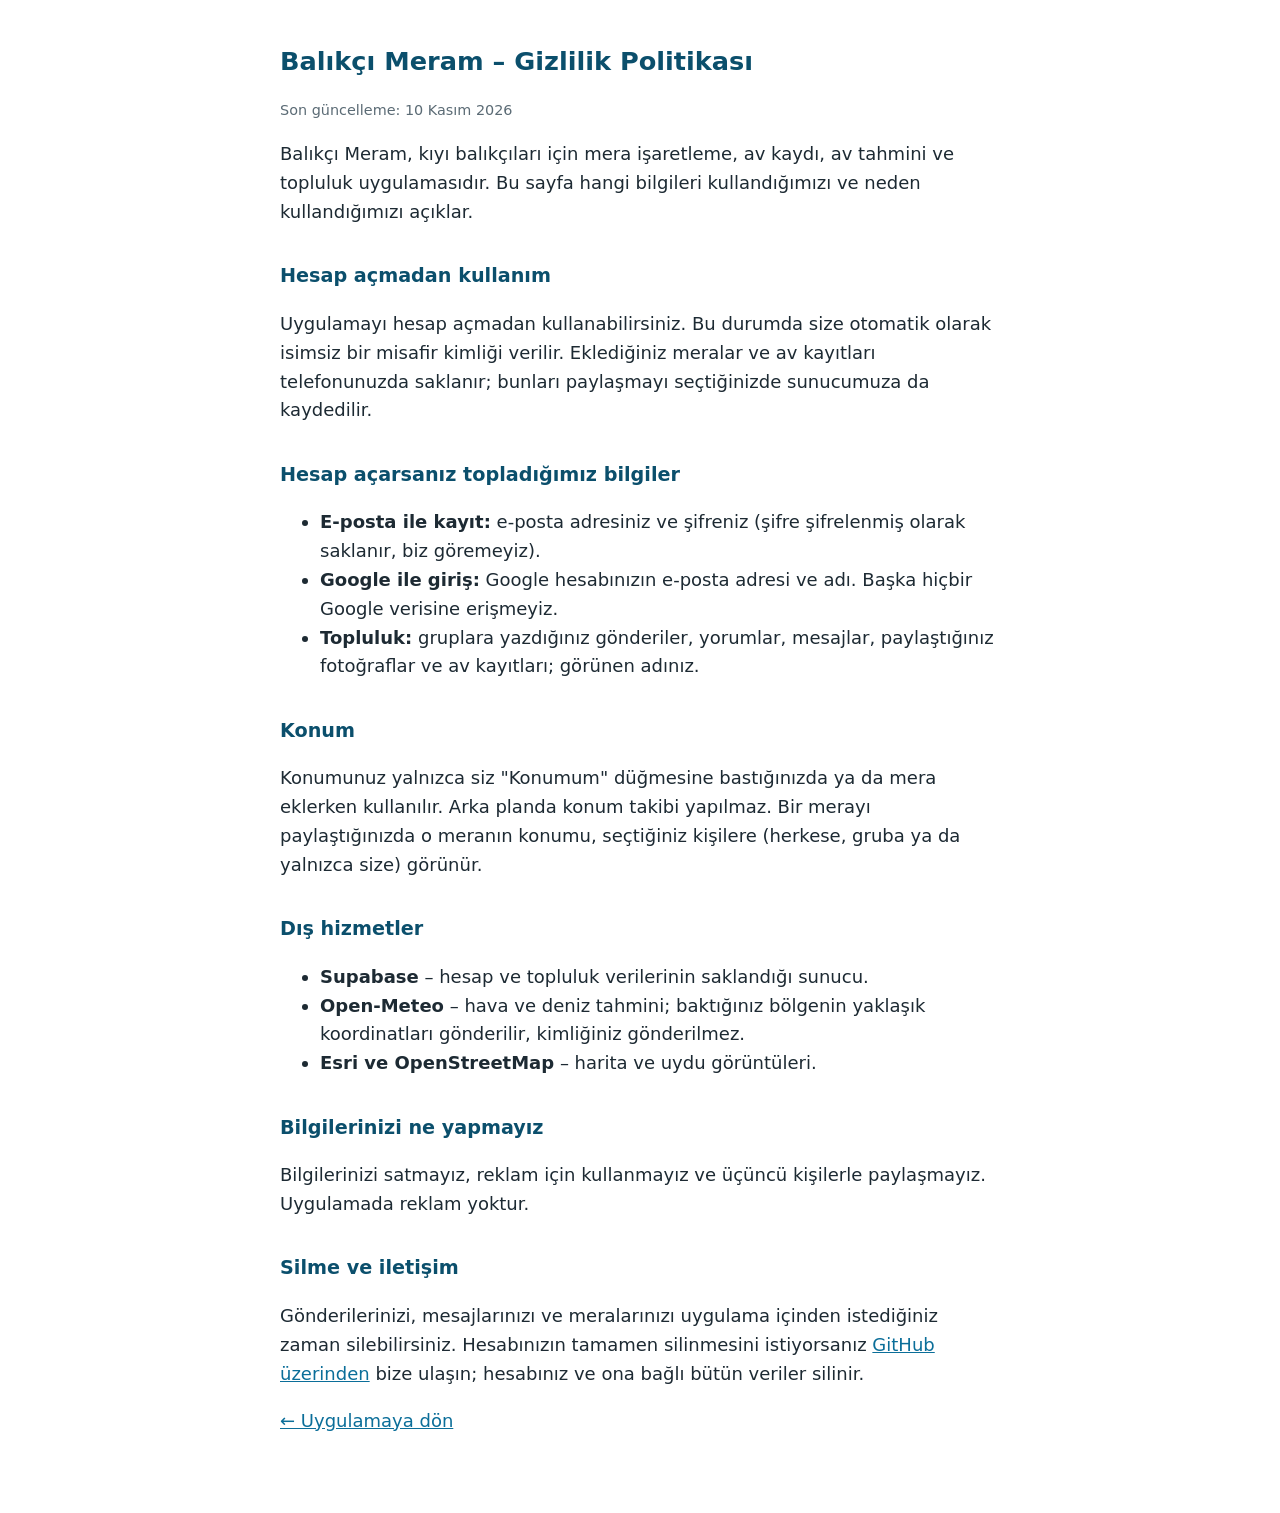
<file: gizlilik.html>
<!DOCTYPE html>
<html lang="tr">
<head>
<meta charset="utf-8">
<meta name="viewport" content="width=device-width, initial-scale=1">
<title>Gizlilik Politikası – Balıkçı Meram</title>
<style>
  body { font-family: system-ui, -apple-system, "Segoe UI", Roboto, sans-serif; max-width: 720px; margin: 0 auto; padding: 24px 18px 60px; line-height: 1.6; color: #1d2a33; font-size: 18px; }
  h1 { font-size: 1.6rem; color: #0b4f6c; }
  h2 { font-size: 1.2rem; color: #0b4f6c; margin-top: 1.8em; }
  a { color: #0b6e99; }
  .not { color: #5b6b75; font-size: 0.9rem; }
</style>
</head>
<body>
<h1>Balıkçı Meram – Gizlilik Politikası</h1>
<p class="not">Son güncelleme: 10 Kasım 2026</p>

<p>Balıkçı Meram, kıyı balıkçıları için mera işaretleme, av kaydı, av tahmini ve topluluk uygulamasıdır. Bu sayfa hangi bilgileri kullandığımızı ve neden kullandığımızı açıklar.</p>

<h2>Hesap açmadan kullanım</h2>
<p>Uygulamayı hesap açmadan kullanabilirsiniz. Bu durumda size otomatik olarak isimsiz bir misafir kimliği verilir. Eklediğiniz meralar ve av kayıtları telefonunuzda saklanır; bunları paylaşmayı seçtiğinizde sunucumuza da kaydedilir.</p>

<h2>Hesap açarsanız topladığımız bilgiler</h2>
<ul>
  <li><b>E-posta ile kayıt:</b> e-posta adresiniz ve şifreniz (şifre şifrelenmiş olarak saklanır, biz göremeyiz).</li>
  <li><b>Google ile giriş:</b> Google hesabınızın e-posta adresi ve adı. Başka hiçbir Google verisine erişmeyiz.</li>
  <li><b>Topluluk:</b> gruplara yazdığınız gönderiler, yorumlar, mesajlar, paylaştığınız fotoğraflar ve av kayıtları; görünen adınız.</li>
</ul>

<h2>Konum</h2>
<p>Konumunuz yalnızca siz "Konumum" düğmesine bastığınızda ya da mera eklerken kullanılır. Arka planda konum takibi yapılmaz. Bir merayı paylaştığınızda o meranın konumu, seçtiğiniz kişilere (herkese, gruba ya da yalnızca size) görünür.</p>

<h2>Dış hizmetler</h2>
<ul>
  <li><b>Supabase</b> – hesap ve topluluk verilerinin saklandığı sunucu.</li>
  <li><b>Open-Meteo</b> – hava ve deniz tahmini; baktığınız bölgenin yaklaşık koordinatları gönderilir, kimliğiniz gönderilmez.</li>
  <li><b>Esri ve OpenStreetMap</b> – harita ve uydu görüntüleri.</li>
</ul>

<h2>Bilgilerinizi ne yapmayız</h2>
<p>Bilgilerinizi satmayız, reklam için kullanmayız ve üçüncü kişilerle paylaşmayız. Uygulamada reklam yoktur.</p>

<h2>Silme ve iletişim</h2>
<p>Gönderilerinizi, mesajlarınızı ve meralarınızı uygulama içinden istediğiniz zaman silebilirsiniz. Hesabınızın tamamen silinmesini istiyorsanız <a href="https://github.com/recepbugra24">GitHub üzerinden</a> bize ulaşın; hesabınız ve ona bağlı bütün veriler silinir.</p>

<p><a href="./">← Uygulamaya dön</a></p>
</body>
</html>
</file>
